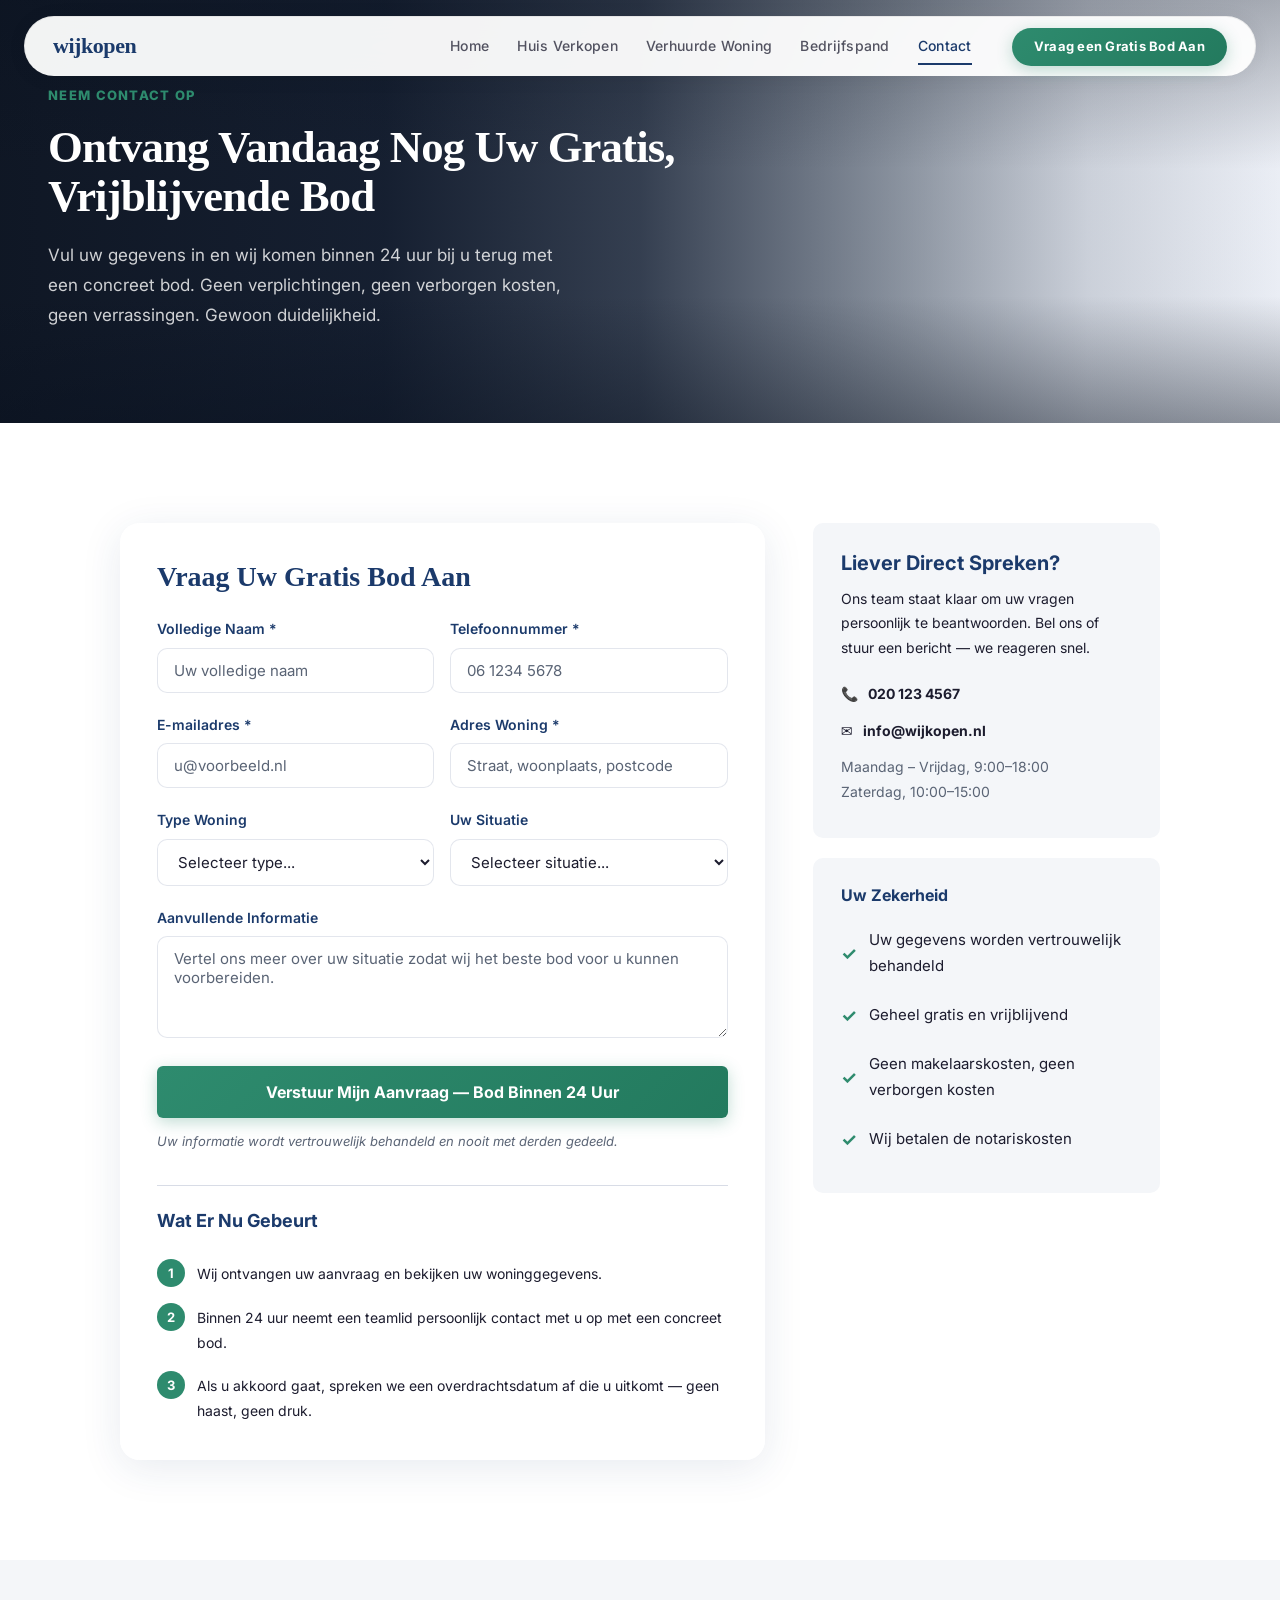
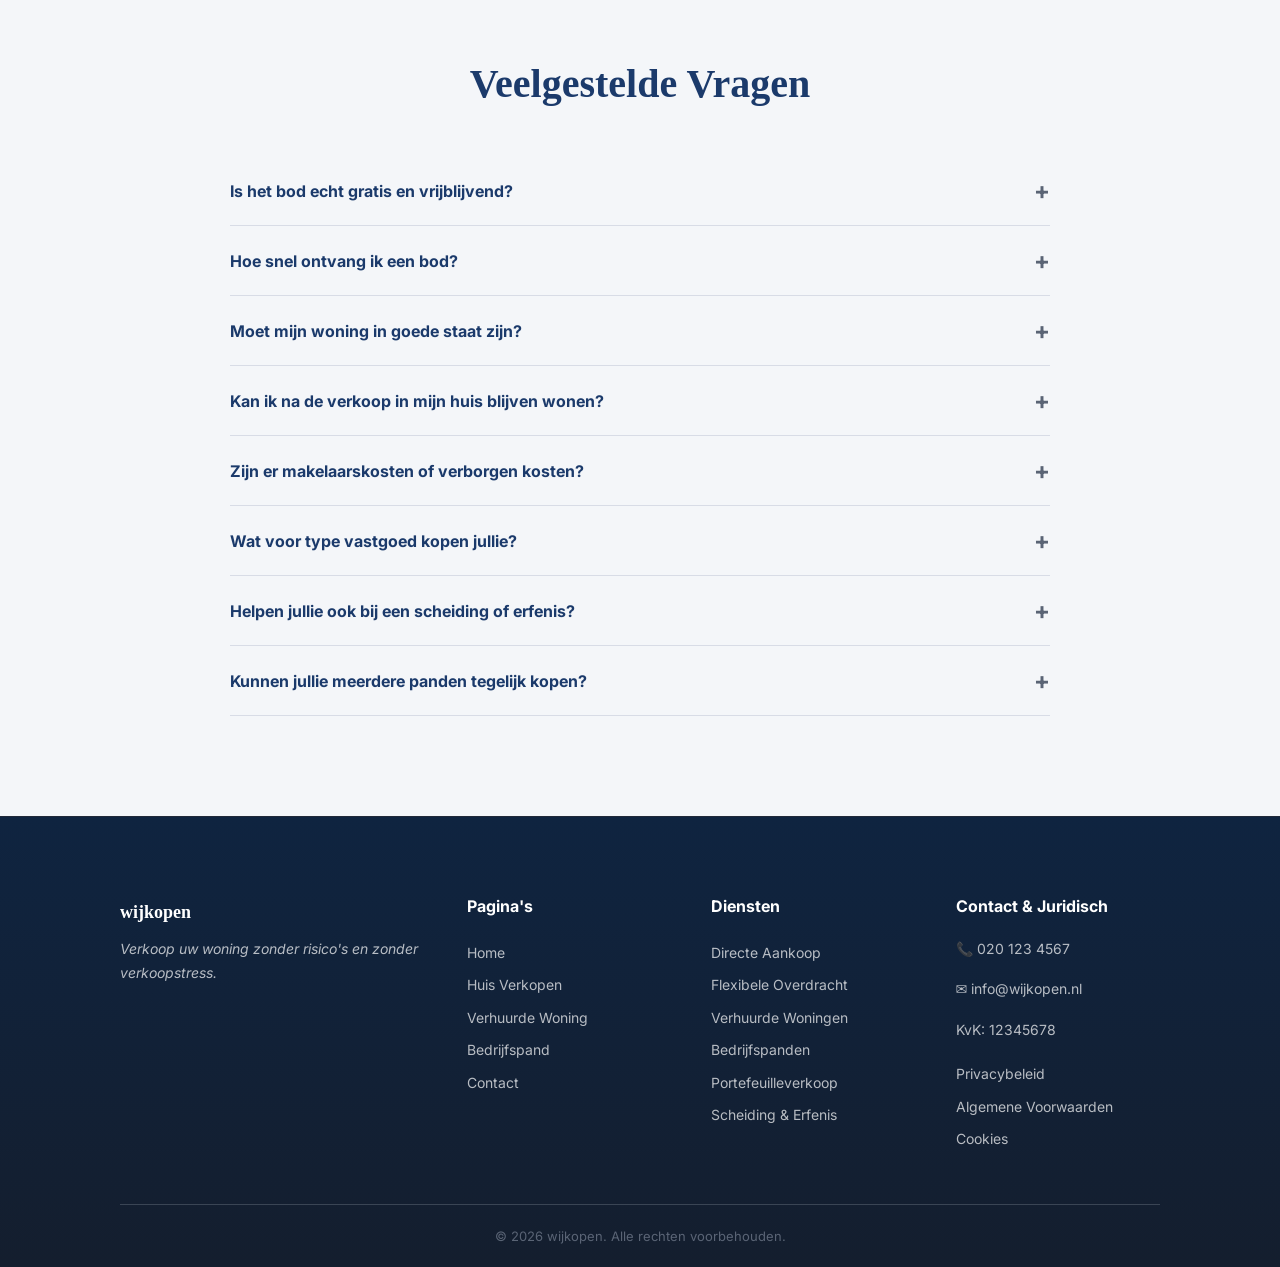
<file: contact.html>
<!DOCTYPE html>
<html lang="nl">
<head>
  <meta charset="UTF-8">
  <meta name="viewport" content="width=device-width, initial-scale=1.0">
  <meta name="description" content="Neem contact op met wijkopen — Vraag binnen 24 uur een gratis, vrijblijvend bod op uw woning aan.">
  <title>Contact — wijkopen</title>
  <link href="https://fonts.googleapis.com/css2?family=Inter:wght@400;500;600;700&display=swap" rel="stylesheet">
  <link rel="stylesheet" href="css/styles.css">
  <link rel="stylesheet" href="css/modern.css">
</head>
<body>

  <!-- ════ NAVIGATION ════ -->
  <nav class="nav" id="main-nav">
    <div class="container">
      <a href="index.html" class="nav__logo">wijkopen</a>
      <button class="hamburger" id="hamburger" aria-label="Menu wisselen">
        <span></span><span></span><span></span>
      </button>
      <div class="nav__links" id="nav-links">
        <a href="index.html">Home</a>
        <a href="sell-your-house.html">Huis Verkopen</a>
        <a href="rented-property.html">Verhuurde Woning</a>
        <a href="commercial-property.html">Bedrijfspand</a>
        <a href="contact.html">Contact</a>
        <span class="nav__cta">
          <a href="contact.html" class="btn btn-primary">Vraag een Gratis Bod Aan</a>
        </span>
      </div>
    </div>
  </nav>

  <!-- ════ PAGE HERO ════ -->
  <section class="hero hero--short hero--center" style="background-image:url('https://images.unsplash.com/photo-1582407947092-50b8c3a8a3e1?auto=format&fit=crop&w=1920&q=80');">
    <div class="hero__overlay"></div>
    <div class="container">
      <div class="hero__content">
        <p class="eyebrow">Neem Contact Op</p>
        <h1>Ontvang Vandaag Nog Uw Gratis, Vrijblijvende Bod</h1>
        <p>Vul uw gegevens in en wij komen binnen 24 uur bij u terug met een concreet bod. Geen verplichtingen, geen verborgen kosten, geen verrassingen. Gewoon duidelijkheid.</p>
      </div>
    </div>
  </section>

  <!-- ════ CONTACT FORM ════ -->
  <section class="section section--white" id="contact-form">
    <div class="container">
      <div class="two-col two-col--65-35 fade-in">
        <!-- Form -->
        <div>
          <div class="form-card">
            <h2 style="font-size:28px; margin-bottom:24px;">Vraag Uw Gratis Bod Aan</h2>
            <form data-redirect="success.html" id="contact-main-form">
              <div class="two-col" style="gap:16px;">
                <div class="form-group">
                  <label for="c-name">Volledige Naam *</label>
                  <input type="text" id="c-name" name="name" required placeholder="Uw volledige naam">
                </div>
                <div class="form-group">
                  <label for="c-phone">Telefoonnummer *</label>
                  <input type="tel" id="c-phone" name="phone" required placeholder="06 1234 5678">
                </div>
              </div>
              <div class="two-col" style="gap:16px;">
                <div class="form-group">
                  <label for="c-email">E-mailadres *</label>
                  <input type="email" id="c-email" name="email" required placeholder="u@voorbeeld.nl">
                </div>
                <div class="form-group">
                  <label for="c-address">Adres Woning *</label>
                  <input type="text" id="c-address" name="address" required placeholder="Straat, woonplaats, postcode">
                </div>
              </div>
              <div class="two-col" style="gap:16px;">
                <div class="form-group">
                  <label for="c-type">Type Woning</label>
                  <select id="c-type" name="type">
                    <option value="">Selecteer type...</option>
                    <option>Huis</option>
                    <option>Appartement</option>
                    <option>Verhuurde Woning</option>
                    <option>Bedrijfspand</option>
                    <option>Portefeuille</option>
                    <option>Anders</option>
                  </select>
                </div>
                <div class="form-group">
                  <label for="c-situation">Uw Situatie</label>
                  <select id="c-situation" name="situation">
                    <option value="">Selecteer situatie...</option>
                    <option>Standaard verkoop</option>
                    <option>Scheiding</option>
                    <option>Erfenis</option>
                    <option>Emigratie</option>
                    <option>Nieuwbouw gekocht</option>
                    <option>Kleiner wonen</option>
                    <option>Portefeuille</option>
                    <option>Anders</option>
                  </select>
                </div>
              </div>
              <div class="form-group">
                <label for="c-message">Aanvullende Informatie</label>
                <textarea id="c-message" name="message" rows="4" placeholder="Vertel ons meer over uw situatie zodat wij het beste bod voor u kunnen voorbereiden."></textarea>
              </div>
              <button type="submit" class="btn btn-primary btn-lg" style="width:100%;">Verstuur Mijn Aanvraag — Bod Binnen 24 Uur</button>
              <p class="privacy-note">Uw informatie wordt vertrouwelijk behandeld en nooit met derden gedeeld.</p>
            </form>

            <!-- What Happens Next -->
            <div class="next-steps" style="margin-top:32px; border-top:1px solid var(--color-divider); padding-top:24px;">
              <h3 style="font-size:18px; margin-bottom:12px;">Wat Er Nu Gebeurt</h3>
              <div class="next-step">
                <div class="next-step__num">1</div>
                <p class="next-step__text">Wij ontvangen uw aanvraag en bekijken uw woninggegevens.</p>
              </div>
              <div class="next-step">
                <div class="next-step__num">2</div>
                <p class="next-step__text">Binnen 24 uur neemt een teamlid persoonlijk contact met u op met een concreet bod.</p>
              </div>
              <div class="next-step">
                <div class="next-step__num">3</div>
                <p class="next-step__text">Als u akkoord gaat, spreken we een overdrachtsdatum af die u uitkomt — geen haast, geen druk.</p>
              </div>
            </div>
          </div>
        </div>

        <!-- Right Column -->
        <div>
          <div class="contact-info fade-in">
            <h3>Liever Direct Spreken?</h3>
            <p>Ons team staat klaar om uw vragen persoonlijk te beantwoorden. Bel ons of stuur een bericht — we reageren snel.</p>
            <div class="contact-info__item" style="margin-top:16px;">📞 <strong>020 123 4567</strong></div>
            <div class="contact-info__item">✉️ <strong>info@wijkopen.nl</strong></div>
            <div class="contact-info__item" style="color:var(--color-muted);">Maandag – Vrijdag, 9:00–18:00<br>Zaterdag, 10:00–15:00</div>
          </div>
          <div class="contact-info fade-in" style="margin-top:20px;">
            <h3 style="font-size:16px; margin-bottom:12px;">Uw Zekerheid</h3>
            <ul class="trust-points">
              <li>Uw gegevens worden vertrouwelijk behandeld</li>
              <li>Geheel gratis en vrijblijvend</li>
              <li>Geen makelaarskosten, geen verborgen kosten</li>
              <li>Wij betalen de notariskosten</li>
            </ul>
          </div>
        </div>
      </div>
    </div>
  </section>

  <!-- ════ FAQ ════ -->
  <section class="section section--bg" id="faq">
    <div class="container">
      <div class="section-header fade-in">
        <h2>Veelgestelde Vragen</h2>
      </div>
      <div class="faq fade-in">
        <div class="faq-item">
          <button class="faq-question">Is het bod echt gratis en vrijblijvend? <span class="faq-question__icon">+</span></button>
          <div class="faq-answer"><div class="faq-answer__content">Ja, absoluut. Wij beoordelen uw woning en doen een concreet bod, geheel kosteloos en zonder verplichtingen. U bent vrij om te accepteren of te weigeren — er is geen druk en er zijn geen verborgen kosten.</div></div>
        </div>
        <div class="faq-item">
          <button class="faq-question">Hoe snel ontvang ik een bod? <span class="faq-question__icon">+</span></button>
          <div class="faq-answer"><div class="faq-answer__content">Wij streven er altijd naar om binnen 24 uur bij u terug te komen. In de meeste gevallen is het sneller. U wordt altijd persoonlijk benaderd door een teamlid — niet door een geautomatiseerd systeem.</div></div>
        </div>
        <div class="faq-item">
          <button class="faq-question">Moet mijn woning in goede staat zijn? <span class="faq-question__icon">+</span></button>
          <div class="faq-answer"><div class="faq-answer__content">Nee. Wij kopen woningen in elke staat — opknappers, achterstallig onderhoud, brandschade, gedateerde interieurs, vervuiling. U hoeft niet te renoveren of op te ruimen voordat u verkoopt.</div></div>
        </div>
        <div class="faq-item">
          <button class="faq-question">Kan ik na de verkoop in mijn huis blijven wonen? <span class="faq-question__icon">+</span></button>
          <div class="faq-answer"><div class="faq-answer__content">Ja. U kunt na de verkoop nog tot twee jaar in uw woning blijven wonen terwijl u een nieuwe plek zoekt. Vindt u sneller iets, dan verplaatsen we de overdrachtsdatum naar voren. U wordt nooit opgejaagd.</div></div>
        </div>
        <div class="faq-item">
          <button class="faq-question">Zijn er makelaarskosten of verborgen kosten? <span class="faq-question__icon">+</span></button>
          <div class="faq-answer"><div class="faq-answer__content">Nee. Er zijn geen makelaarskosten. Wij betalen ook de notariskosten. Het bod dat u krijgt, is het bedrag dat u daadwerkelijk ontvangt — geen inhoudingen, geen verrassingen.</div></div>
        </div>
        <div class="faq-item">
          <button class="faq-question">Wat voor type vastgoed kopen jullie? <span class="faq-question__icon">+</span></button>
          <div class="faq-answer"><div class="faq-answer__content">Alle types: huizen, appartementen, opknappers, geërfde woningen, verhuurde woningen, bedrijfspanden, en portefeuilles van meerdere panden. Elke situatie, elke staat.</div></div>
        </div>
        <div class="faq-item">
          <button class="faq-question">Helpen jullie ook bij een scheiding of erfenis? <span class="faq-question__icon">+</span></button>
          <div class="faq-answer"><div class="faq-answer__content">Ja — dit zijn situaties waar we dagelijks mee te maken hebben. Bij een scheiding ontvangt elke partij een eerlijk deel en alles wordt via de notaris geregeld. Bij een erfenis kopen we de woning 'as is', zodat de erfenis snel verdeeld kan worden zonder kosten vooraf voor renovatie.</div></div>
        </div>
        <div class="faq-item">
          <button class="faq-question">Kunnen jullie meerdere panden tegelijk kopen? <span class="faq-question__icon">+</span></button>
          <div class="faq-answer"><div class="faq-answer__content">Ja. Wij kopen hele portefeuilles — van drie tot dertig of meer panden — in één transactie. Eén deal, één aanspreekpunt. Veel sneller dan het verkopen van pand voor pand via verschillende makelaars.</div></div>
        </div>
      </div>
    </div>
  </section>

  <!-- ════ FOOTER ════ -->
  <footer class="footer" id="footer">
    <div class="container">
      <div class="footer__grid">
        <div class="footer__col">
          <div class="footer__logo">wijkopen</div>
          <p class="footer__tagline">Verkoop uw woning zonder risico's en zonder verkoopstress.</p>
        </div>
        <div class="footer__col">
          <h4>Pagina's</h4>
          <a href="index.html">Home</a>
          <a href="sell-your-house.html">Huis Verkopen</a>
          <a href="rented-property.html">Verhuurde Woning</a>
          <a href="commercial-property.html">Bedrijfspand</a>
          <a href="contact.html">Contact</a>
        </div>
        <div class="footer__col">
          <h4>Diensten</h4>
          <a href="sell-your-house.html">Directe Aankoop</a>
          <a href="sell-your-house.html#flexible-transfer">Flexibele Overdracht</a>
          <a href="rented-property.html">Verhuurde Woningen</a>
          <a href="commercial-property.html">Bedrijfspanden</a>
          <a href="contact.html">Portefeuilleverkoop</a>
          <a href="sell-your-house.html#complex-situations">Scheiding & Erfenis</a>
        </div>
        <div class="footer__col">
          <h4>Contact & Juridisch</h4>
          <p>📞 020 123 4567</p>
          <p>✉️ info@wijkopen.nl</p>
          <p>KvK: 12345678</p>
          <a href="#">Privacybeleid</a>
          <a href="#">Algemene Voorwaarden</a>
          <a href="#">Cookies</a>
        </div>
      </div>
      <div class="footer__bottom">© 2026 wijkopen. Alle rechten voorbehouden.</div>
    </div>
  </footer>

  <script src="js/main.js"></script>
</body>
</html>
</file>
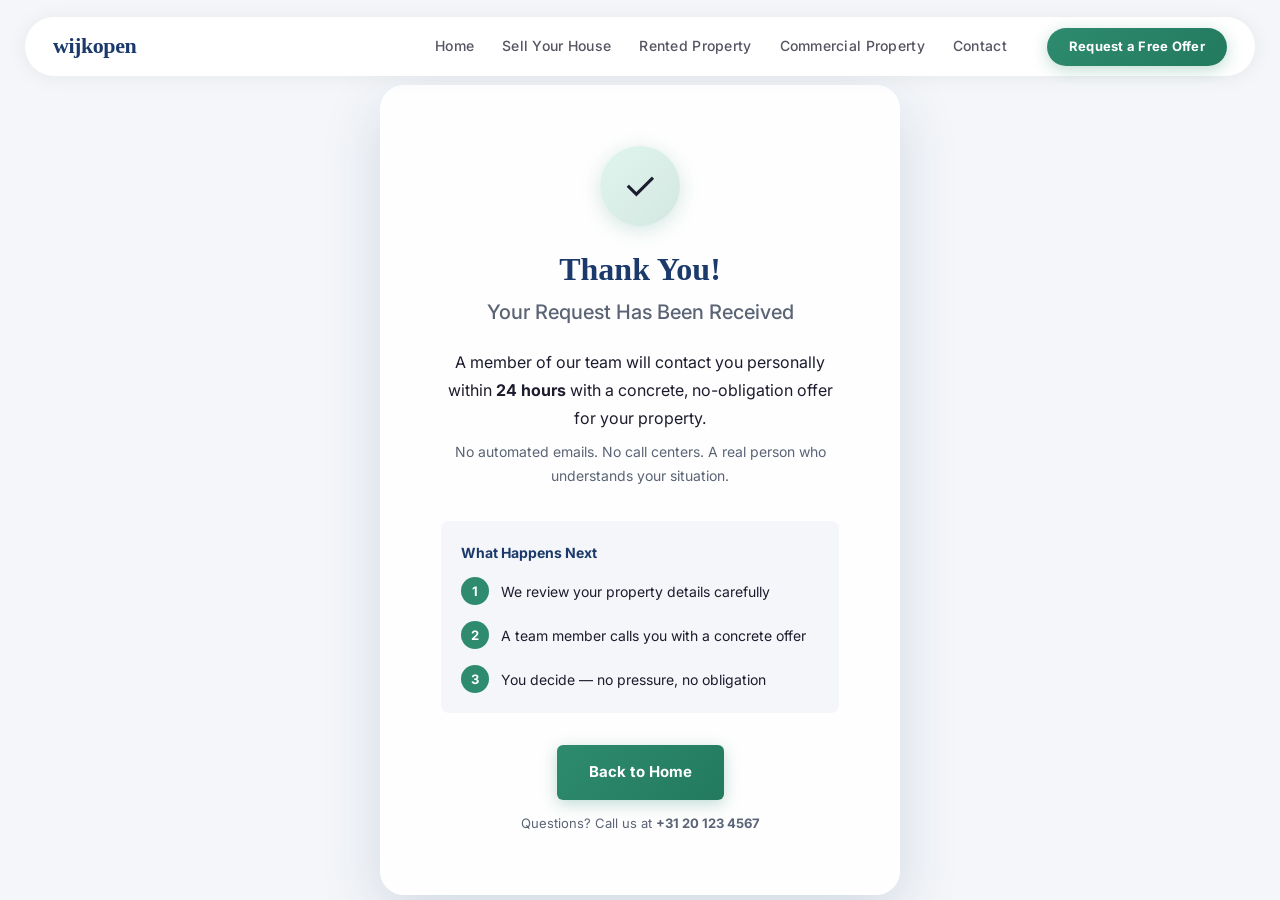
<file: success.html>
<!DOCTYPE html>
<html lang="en">
<head>
  <meta charset="UTF-8">
  <meta name="viewport" content="width=device-width, initial-scale=1.0">
  <meta name="description" content="Thank you — your request has been received. wijkopen will contact you within 24 hours.">
  <title>Request Received — wijkopen</title>
  <link href="https://fonts.googleapis.com/css2?family=Inter:wght@400;500;600;700&display=swap" rel="stylesheet">
  <link rel="stylesheet" href="css/styles.css">
  <link rel="stylesheet" href="css/modern.css">
</head>
<body>

  <!-- ════ NAVIGATION ════ -->
  <nav class="nav" id="main-nav">
    <div class="container">
      <a href="index.html" class="nav__logo">wijkopen</a>
      <button class="hamburger" id="hamburger" aria-label="Toggle menu">
        <span></span><span></span><span></span>
      </button>
      <div class="nav__links" id="nav-links">
        <a href="index.html">Home</a>
        <a href="sell-your-house.html">Sell Your House</a>
        <a href="rented-property.html">Rented Property</a>
        <a href="commercial-property.html">Commercial Property</a>
        <a href="contact.html">Contact</a>
        <span class="nav__cta"><a href="contact.html" class="btn btn-primary">Request a Free Offer</a></span>
      </div>
    </div>
  </nav>

  <!-- ════ SUCCESS CONTENT ════ -->
  <section class="success-page">
    <div class="success-card">
      <div class="success-check">✓</div>
      <h1 style="font-size:32px; margin-bottom:12px;">Thank You!</h1>
      <h2 style="font-size:20px; color:var(--color-muted); font-family:var(--font-body); font-weight:500; margin-bottom:24px;">Your Request Has Been Received</h2>
      <p style="font-size:16px; color:var(--color-text); margin-bottom:8px;">A member of our team will contact you personally within <strong>24 hours</strong> with a concrete, no-obligation offer for your property.</p>
      <p style="font-size:14px; color:var(--color-muted); margin-bottom:32px;">No automated emails. No call centers. A real person who understands your situation.</p>
      
      <div style="background:var(--color-bg); border-radius:8px; padding:20px; margin-bottom:32px; text-align:left;">
        <p style="font-weight:700; font-size:14px; color:var(--color-navy); margin-bottom:12px;">What Happens Next</p>
        <div class="next-steps" style="margin-top:0;">
          <div class="next-step">
            <div class="next-step__num">1</div>
            <p class="next-step__text">We review your property details carefully</p>
          </div>
          <div class="next-step">
            <div class="next-step__num">2</div>
            <p class="next-step__text">A team member calls you with a concrete offer</p>
          </div>
          <div class="next-step">
            <div class="next-step__num">3</div>
            <p class="next-step__text">You decide — no pressure, no obligation</p>
          </div>
        </div>
      </div>

      <a href="index.html" class="btn btn-primary" style="margin-bottom:12px;">Back to Home</a>
      <p style="font-size:13px; color:var(--color-muted);">Questions? Call us at <strong>+31 20 123 4567</strong></p>
    </div>
  </section>

  <script src="js/main.js"></script>
</body>
</html>
</file>
<file: css/styles.css>
/* ========================================
   ZEKER HOEVEN VASTGOED — Design System
   ======================================== */

:root {
  --color-navy: #1B3A6B;
  --color-navy-deep: #0F2440;
  --color-navy-card: #264E80;
  --color-green: #2E8B6E;
  --color-green-hover: #237A5E;
  --color-green-active: #1A6349;
  --color-green-light: #DFF5EC;
  --color-bg: #F4F6F9;
  --color-bg-alt: #EEF1F5;
  --color-white: #FFFFFF;
  --color-text: #1C1C2E;
  --color-muted: #5A6475;
  --color-divider: #D8DCE6;
  --font-display: Georgia, 'Times New Roman', serif;
  --font-body: 'Inter', Calibri, 'Segoe UI', system-ui, sans-serif;
  --max-width: 1200px;
  --nav-height: 72px;
  --section-py: 100px;
  --card-radius: 10px;
  --btn-radius: 6px;
}

/* Reset */
*, *::before, *::after { margin:0; padding:0; box-sizing:border-box; }
html { scroll-behavior:smooth; scroll-padding-top:var(--nav-height); }
body {
  font-family: var(--font-body);
  font-size: 16px;
  line-height: 1.75;
  color: var(--color-text);
  background: var(--color-bg);
  -webkit-font-smoothing: antialiased;
}
img { max-width:100%; height:auto; display:block; }
a { color:inherit; text-decoration:none; }
ul,ol { list-style:none; }
button { font-family:inherit; cursor:pointer; border:none; }

/* Typography */
h1,h2,h3,h4 { font-family:var(--font-display); font-weight:700; color:var(--color-navy); line-height:1.2; }
h1 { font-size:60px; }
h2 { font-size:40px; margin-bottom:20px; }
h3 { font-family:var(--font-body); font-size:24px; font-weight:700; }
p { margin-bottom:16px; }
p:last-child { margin-bottom:0; }
.eyebrow {
  font-weight:700; font-size:13px; letter-spacing:0.08em;
  text-transform:uppercase; color:var(--color-green); margin-bottom:16px;
  font-family:var(--font-body);
}
.text-muted { color:var(--color-muted); }

/* Layout */
.container { max-width:var(--max-width); margin:0 auto; padding:0 80px; }
.section { padding:var(--section-py) 0; }
.section--white { background:var(--color-white); }
.section--bg { background:var(--color-bg); }
.section--bg-alt { background:var(--color-bg-alt); }
.section--navy { background:var(--color-navy); }
.section--navy-deep { background:var(--color-navy-deep); }
.section--navy h2, .section--navy p, .section--navy li,
.section--navy-deep h2, .section--navy-deep p, .section--navy-deep li { color:#fff; }
.section--navy h2, .section--navy-deep h2 { color:#fff; }
.two-col { display:grid; grid-template-columns:1fr 1fr; gap:48px; align-items:start; }
.two-col--60-40 { grid-template-columns:3fr 2fr; }
.two-col--40-60 { grid-template-columns:2fr 3fr; }
.two-col--65-35 { grid-template-columns:65fr 35fr; }
.text-center { text-align:center; }

/* Buttons */
.btn {
  display:inline-flex; align-items:center; justify-content:center;
  font-family:var(--font-body); font-weight:700; font-size:15px;
  padding:14px 32px; border-radius:var(--btn-radius);
  min-height:48px; transition:all 0.2s ease; text-decoration:none;
}
.btn-primary {
  background:var(--color-green); color:#fff; border:2px solid var(--color-green);
}
.btn-primary:hover { background:var(--color-green-hover); border-color:var(--color-green-hover); }
.btn-primary:active { background:var(--color-green-active); transform:scale(0.98); }
.btn-secondary {
  background:transparent; color:var(--color-navy); border:2px solid var(--color-navy);
}
.btn-secondary:hover { background:var(--color-navy); color:#fff; }
.btn-secondary--white { color:#fff; border-color:#fff; }
.btn-secondary--white:hover { background:#fff; color:var(--color-navy); }
.btn-lg { min-height:52px; padding:16px 40px; font-size:16px; }
.btn-glow { box-shadow:0 0 40px rgba(74,124,111,0.3); }

/* Navigation */
.nav {
  position:fixed; top:0; left:0; right:0; z-index:1000;
  background:var(--color-navy); height:var(--nav-height);
  transition:box-shadow 0.3s ease;
}
.nav--scrolled { box-shadow:0 2px 12px rgba(0,0,0,0.15); }
.nav .container {
  display:flex; align-items:center; justify-content:space-between; height:100%;
}
.nav__logo {
  font-family:var(--font-display); font-size:20px; font-weight:700; color:#fff;
  white-space:nowrap;
}
.nav__links { display:flex; align-items:center; gap:28px; }
.nav__links a {
  color:#fff; font-size:14px; letter-spacing:0.02em;
  position:relative; padding:4px 0; transition:color 0.15s;
}
.nav__links a::after {
  content:''; position:absolute; bottom:0; left:0; width:0; height:2px;
  background:var(--color-green); transition:width 0.15s;
}
.nav__links a:hover::after, .nav__links a.active::after { width:100%; }
.nav__cta { margin-left:12px; }
.nav__cta .btn { height:42px; padding:10px 24px; font-size:14px; }
.hamburger {
  display:none; flex-direction:column; gap:5px; background:none;
  border:none; cursor:pointer; padding:8px;
}
.hamburger span { display:block; width:24px; height:2px; background:#fff; transition:0.3s; }
.hamburger.active span:nth-child(1) { transform:rotate(45deg) translate(5px,5px); }
.hamburger.active span:nth-child(2) { opacity:0; }
.hamburger.active span:nth-child(3) { transform:rotate(-45deg) translate(5px,-5px); }

/* Hero */
.hero {
  position:relative; min-height:100vh; display:flex; align-items:center;
  background-size:cover; background-position:center; background-repeat:no-repeat;
  margin-top:var(--nav-height);
}
.hero--short { min-height:340px; }
.hero__overlay {
  position:absolute; inset:0; background:var(--color-navy); opacity:0.55;
}
.hero__content { position:relative; z-index:1; max-width:680px; }
.hero__content h1 { color:#fff; margin-bottom:24px; }
.hero__content p { color:#fff; font-size:20px; margin-bottom:32px; max-width:600px; }
.hero__content .eyebrow { color:var(--color-green); }
.hero__actions { display:flex; gap:16px; align-items:center; flex-wrap:wrap; }
.hero__scroll-link { color:#fff; font-size:15px; opacity:0.85; transition:opacity 0.2s; }
.hero__scroll-link:hover { opacity:1; }
.hero--center .hero__content { max-width:700px; margin:0 auto; text-align:center; }
.hero--center .hero__content p { margin-left:auto; margin-right:auto; }

/* Trust Strip */
.trust-strip {
  position:relative; z-index:1; margin-top:48px;
  background:rgba(44,62,93,0.8); border-radius:8px; padding:16px 24px;
  display:flex; gap:32px; flex-wrap:wrap; justify-content:center;
}
.trust-strip__item { display:flex; align-items:center; gap:8px; color:#fff; font-size:14px; white-space:nowrap; }
.trust-strip__check { color:var(--color-green); font-weight:700; font-size:18px; }

/* Cards */
.card {
  background:var(--color-white); border:1px solid var(--color-divider);
  border-radius:var(--card-radius); padding:32px;
  transition:transform 0.25s ease, box-shadow 0.25s ease, border-color 0.25s ease;
}
.card:hover {
  transform:translateY(-4px);
  box-shadow:0 8px 24px rgba(44,62,93,0.12);
}
.card__icon { font-size:32px; margin-bottom:16px; }
.card__title { font-family:var(--font-display); font-size:20px; font-weight:700; color:var(--color-navy); margin-bottom:12px; }
.card__body { font-size:15px; color:var(--color-text); margin-bottom:16px; }
.card__link {
  color:var(--color-green); font-weight:700; font-size:15px;
  transition:color 0.15s;
}
.card__link:hover { color:var(--color-green-hover); text-decoration:underline; }
.card:hover { border-left:3px solid var(--color-green); }

/* Service cards grid */
.services-grid {
  display:grid; grid-template-columns:repeat(3,1fr); gap:var(--grid-gap,28px);
}
.services-grid .card:nth-child(4),
.services-grid .card:nth-child(5) {
  /* Center the bottom 2 cards */
}
.services-grid-bottom { display:grid; grid-template-columns:repeat(2,1fr); gap:28px; max-width:780px; margin:28px auto 0; }

/* Pull Quote Card */
.pull-quote {
  background:var(--color-bg-alt); border-left:4px solid var(--color-green);
  padding:32px; border-radius:0 var(--card-radius) var(--card-radius) 0;
}
.pull-quote__text {
  font-family:var(--font-display); font-style:italic; font-size:22px;
  color:var(--color-navy); line-height:1.5;
}
.pull-quote--navy {
  background:var(--color-navy); border-left-color:var(--color-green);
}
.pull-quote--navy .pull-quote__text { color:#fff; }

/* Stats */
.stat-card { display:flex; flex-direction:column; gap:16px; }
.stat-item { display:flex; align-items:center; gap:12px; font-weight:600; font-size:15px; }
.stat-icon { color:var(--color-green); font-size:20px; }

/* Timeline */
.timeline { display:flex; align-items:flex-start; gap:0; position:relative; }
.timeline__step { flex:1; text-align:center; position:relative; padding:0 16px; }
.timeline__number {
  width:44px; height:44px; border-radius:50%; background:var(--color-green);
  color:#fff; font-weight:700; font-size:18px;
  display:flex; align-items:center; justify-content:center;
  margin:0 auto 16px;position:relative; z-index:2;
}
.timeline__label { font-weight:700; font-size:16px; margin-bottom:8px; }
.timeline__desc { font-size:14px; opacity:0.85; }
.timeline__line {
  position:absolute; top:22px; left:calc(50% + 22px); right:calc(-50% + 22px);
  height:2px; border-top:2px dashed rgba(74,124,111,0.5); z-index:1;
}
.timeline__step:last-child .timeline__line { display:none; }

/* Testimonials */
.testimonials-grid { display:grid; grid-template-columns:1fr 1fr; gap:28px; }
.testimonial {
  background:var(--color-navy); border-radius:var(--card-radius); padding:32px;
  position:relative;
}
.testimonial__quote-mark {
  font-family:var(--font-display); font-size:72px; color:rgba(74,124,111,0.4);
  position:absolute; top:16px; left:24px; line-height:1;
}
.testimonial__text { color:#fff; font-size:15px; line-height:1.75; margin-bottom:16px; position:relative; z-index:1; }
.testimonial__author { color:var(--color-green); font-size:13px; font-style:italic; }

/* Situation Tiles */
.tiles-grid { display:grid; grid-template-columns:repeat(5,1fr); gap:16px; }
.tile {
  background:var(--color-white); border:1px solid var(--color-divider);
  border-radius:var(--card-radius); padding:20px; text-align:center;
  transition:background 0.2s, border-color 0.2s;
}
.tile:hover { background:var(--color-green-light); border-color:var(--color-green); }
.tile__icon { font-size:28px; margin-bottom:8px; }
.tile__text { font-size:14px; font-weight:700; color:var(--color-navy); }

/* Divorce/Inheritance Split */
.split-section { display:grid; grid-template-columns:1fr auto 1fr; gap:40px; }
.split-divider { width:2px; background:var(--color-green); border-radius:1px; }

/* Forms */
.form-card {
  background:var(--color-white); border:1px solid var(--color-divider);
  border-radius:var(--card-radius); padding:36px;
  box-shadow:0 4px 20px rgba(44,62,93,0.08);
}
.form-group { margin-bottom:20px; }
.form-group label {
  display:block; font-weight:600; font-size:14px; color:var(--color-navy);
  margin-bottom:6px;
}
.form-group input, .form-group select, .form-group textarea {
  width:100%; padding:12px 16px; border:1px solid var(--color-divider);
  border-radius:5px; font-family:var(--font-body); font-size:15px;
  color:var(--color-text); transition:border-color 0.2s, box-shadow 0.2s;
  background:var(--color-white);
}
.form-group input:focus, .form-group select:focus, .form-group textarea:focus {
  outline:none; border-color:var(--color-green);
  box-shadow:0 0 0 3px rgba(74,124,111,0.15);
}
.form-group textarea { resize:vertical; min-height:100px; }
.form-group input::placeholder, .form-group textarea::placeholder { color:var(--color-muted); }

/* Trust Points */
.trust-points { list-style:none; }
.trust-points li {
  display:flex; align-items:center; gap:12px; font-size:15px;
  padding:10px 0; color:var(--color-text);
}
.trust-points li::before { content:'✓'; color:var(--color-green); font-weight:700; font-size:18px; }
.trust-points--white li { color:#fff; }
.trust-card {
  background:var(--color-navy); border-radius:var(--card-radius); padding:36px;
}
.trust-card h3, .trust-card p { color:#fff; }

/* Benefits Checklist */
.benefits-grid { display:grid; grid-template-columns:1fr 1fr; gap:12px 48px; }
.benefit-item { display:flex; align-items:flex-start; gap:12px; padding:8px 0; }
.benefit-check { color:var(--color-green); font-weight:700; font-size:18px; flex-shrink:0; margin-top:2px; }

/* FAQ */
.faq { max-width:820px; margin:0 auto; }
.faq-item { border-bottom:1px solid var(--color-divider); }
.faq-question {
  width:100%; display:flex; justify-content:space-between; align-items:center;
  padding:20px 0; background:none; border:none; cursor:pointer;
  font-family:var(--font-body); font-weight:700; font-size:16px;
  color:var(--color-navy); text-align:left;
}
.faq-question__icon {
  font-size:24px; color:var(--color-muted); transition:transform 0.3s;
  flex-shrink:0; margin-left:16px;
}
.faq-item.active .faq-question__icon { transform:rotate(45deg); }
.faq-answer {
  max-height:0; overflow:hidden; transition:max-height 0.3s ease, padding 0.3s ease;
}
.faq-item.active .faq-answer { max-height:500px; }
.faq-answer__content { padding:0 0 20px; font-size:15px; color:var(--color-text); line-height:1.75; }

/* Comparison Table */
.compare-table { width:100%; border-collapse:collapse; border:1px solid var(--color-divider); border-radius:8px; overflow:hidden; }
.compare-table th { background:var(--color-navy); color:#fff; padding:14px 20px; text-align:left; font-size:14px; }
.compare-table td { padding:12px 20px; border-bottom:1px solid var(--color-divider); font-size:14px; }
.compare-table tr:last-child td { border-bottom:none; }
.compare-table .label-col { font-weight:600; color:var(--color-navy); background:var(--color-bg); }
.icon-no { color:#999; }
.icon-yes { color:var(--color-green); font-weight:700; }

/* Situations Grid */
.situations-grid { display:grid; grid-template-columns:1fr 1fr; gap:24px; }
.situation-card {
  display:flex; align-items:flex-start; gap:16px; padding:24px;
  background:var(--color-white); border-radius:8px;
  border-left:3px solid transparent; transition:border-color 0.2s;
}
.situation-card:hover { border-left-color:var(--color-green); }
.situation-icon { font-size:24px; flex-shrink:0; margin-top:2px; }
.situation-title { font-weight:700; color:var(--color-navy); margin-bottom:4px; }
.situation-desc { font-size:14px; color:var(--color-muted); }

/* Situation List (vertical) */
.situation-list .situation-card {
  border:none; border-left:3px solid var(--color-divider); border-radius:0;
}
.situation-list .situation-card:hover { border-left-color:var(--color-green); }

/* CTA Band */
.cta-band {
  background:var(--color-navy-deep); padding:96px 0; text-align:center;
}
.cta-band h2 { color:#fff; margin-bottom:16px; }
.cta-band p { color:rgba(255,255,255,0.85); max-width:640px; margin:0 auto 32px; font-size:17px; }
.cta-band .btn-primary { box-shadow:0 0 48px rgba(74,124,111,0.25); }
.cta-band__sub { margin-top:16px; color:rgba(255,255,255,0.65); font-size:14px; }

/* Footer */
.footer { background:var(--color-navy-deep); padding:80px 0 0; }
.footer__grid { display:grid; grid-template-columns:1.5fr 1fr 1fr 1fr; gap:40px; }
.footer__col h4 { color:#fff; font-family:var(--font-body); font-size:16px; font-weight:700; margin-bottom:20px; }
.footer__col a, .footer__col p, .footer__col li { color:rgba(255,255,255,0.7); font-size:14px; }
.footer__col a { display:block; padding:4px 0; transition:color 0.15s; }
.footer__col a:hover { color:var(--color-green); }
.footer__tagline { font-style:italic; color:rgba(255,255,255,0.6); font-size:14px; margin-top:8px; }
.footer__logo { font-family:var(--font-display); font-size:18px; color:#fff; font-weight:700; margin-bottom:8px; }
.footer__bottom {
  margin-top:48px; padding:20px 0; border-top:1px solid rgba(216,220,230,0.2);
  text-align:center; color:var(--color-muted); font-size:13px;
}

/* What Happens Next */
.next-steps { display:flex; flex-direction:column; gap:16px; margin-top:24px; }
.next-step { display:flex; align-items:flex-start; gap:12px; }
.next-step__num {
  width:28px; height:28px; border-radius:50%; background:var(--color-green);
  color:#fff; font-size:13px; font-weight:700;
  display:flex; align-items:center; justify-content:center; flex-shrink:0;
}
.next-step__text { font-size:14px; padding-top:3px; }

/* Contact Info */
.contact-info { background:var(--color-bg); border-radius:var(--card-radius); padding:28px; }
.contact-info h3 { margin-bottom:12px; font-size:20px; }
.contact-info p { font-size:14px; }
.contact-info__item { display:flex; align-items:center; gap:10px; padding:6px 0; font-size:14px; }

/* Success Page */
.success-page {
  min-height:100vh; display:flex; align-items:center; justify-content:center;
  background:var(--color-bg); padding-top:80px;
}
.success-card {
  background:var(--color-white); border-radius:16px; padding:60px;
  text-align:center; max-width:520px; width:100%;
  box-shadow:0 8px 40px rgba(44,62,93,0.12);
}
.success-check {
  width:80px; height:80px; border-radius:50%; background:var(--color-green-light);
  display:flex; align-items:center; justify-content:center;
  margin:0 auto 24px; font-size:40px;
  animation:successPop 0.5s ease;
}
@keyframes successPop {
  0% { transform:scale(0); opacity:0; }
  60% { transform:scale(1.15); }
  100% { transform:scale(1); opacity:1; }
}

/* Who-for grid */
.who-grid { display:grid; grid-template-columns:1fr 1fr; gap:28px; }
.who-card {
  background:var(--color-white); border-top:3px solid var(--color-green);
  border-radius:var(--card-radius); padding:28px;
  transition:transform 0.25s, box-shadow 0.25s;
}
.who-card:hover {
  transform:translateY(-4px);
  box-shadow:0 8px 24px rgba(44,62,93,0.12);
}
.who-card__icon { font-size:28px; margin-bottom:12px; }
.who-card__title { font-family:var(--font-display); font-size:20px; font-weight:700; color:var(--color-navy); margin-bottom:12px; }

/* Scroll Animations */
.fade-in { opacity:0; transform:translateY(24px); transition:opacity 0.6s ease, transform 0.6s ease; }
.fade-in.visible { opacity:1; transform:translateY(0); }

/* Privacy Note */
.privacy-note { font-size:13px; color:var(--color-muted); margin-top:12px; font-style:italic; }

/* Section Heading */
.section-header { text-align:center; max-width:700px; margin:0 auto 48px; }
.section-header p { color:var(--color-muted); font-size:17px; margin-top:8px; }
.section-header--white h2, .section-header--white p { color:#fff; }
.section-header--white p { color:rgba(255,255,255,0.8); }

/* Responsive */
@media (max-width:1024px) {
  .container { padding:0 40px; }
  h1 { font-size:44px; }
  h2 { font-size:34px; }
  .services-grid { grid-template-columns:1fr 1fr; }
  .services-grid-bottom { grid-template-columns:1fr; }
  .tiles-grid { grid-template-columns:repeat(3,1fr); }
  .footer__grid { grid-template-columns:1fr 1fr; gap:32px; }
  .testimonials-grid { grid-template-columns:1fr; }
}

@media (max-width:768px) {
  :root { --nav-height:60px; --section-py:64px; }
  .container { padding:0 20px; }
  h1 { font-size:36px; }
  h2 { font-size:28px; }
  h3 { font-size:20px; }
  .hero__content p { font-size:17px; }
  .two-col, .two-col--60-40, .two-col--40-60, .two-col--65-35 { grid-template-columns:1fr; gap:32px; }
  .split-section { grid-template-columns:1fr; gap:32px; }
  .split-divider { width:100%; height:2px; }
  .services-grid { grid-template-columns:1fr; }
  .services-grid-bottom { grid-template-columns:1fr; }
  .timeline { flex-direction:column; gap:32px; }
  .timeline__line { display:none; }
  .timeline__step { text-align:left; display:flex; gap:16px; padding:0; }
  .timeline__number { margin:0; flex-shrink:0; }
  .tiles-grid { grid-template-columns:1fr 1fr; }
  .trust-strip { flex-direction:column; gap:12px; align-items:flex-start; }
  .benefits-grid { grid-template-columns:1fr; }
  .situations-grid { grid-template-columns:1fr; }
  .who-grid { grid-template-columns:1fr; }
  .footer__grid { grid-template-columns:1fr; gap:24px; }
  .btn-lg { width:100%; }
  .hero__actions { flex-direction:column; align-items:stretch; }
  /* Mobile Nav */
  .nav__links {
    position:fixed; top:var(--nav-height); left:0; right:0;
    background:var(--color-navy-deep); flex-direction:column;
    padding:20px; gap:0; transform:translateY(-120%);
    transition:transform 0.3s ease; box-shadow:0 4px 12px rgba(0,0,0,0.2);
  }
  .nav__links.open { transform:translateY(0); }
  .nav__links a { padding:12px 0; width:100%; border-bottom:1px solid rgba(255,255,255,0.1); }
  .nav__cta { margin-left:0; margin-top:8px; }
  .nav__cta .btn { width:100%; }
  .hamburger { display:flex; }
}
</file>
<file: css/modern.css>
/* ═══ MODERN GLASSMORPHISM OVERRIDES ═══ */

/* Smooth global feel */
body { background: linear-gradient(135deg, #f0f2f7 0%, #e8ecf4 50%, #f4f6f9 100%); }

/* ═══ FLOATING PILL NAVBAR ═══ */
.nav {
  position: fixed;
  top: 16px;
  left: 50%;
  transform: translateX(-50%);
  width: calc(100% - 48px);
  max-width: 1240px;
  height: 60px;
  background: rgba(255, 255, 255, 0.95);
  backdrop-filter: blur(20px);
  -webkit-backdrop-filter: blur(20px);
  border-radius: 100px;
  border: 1px solid rgba(0, 0, 0, 0.06);
  box-shadow: 0 2px 20px rgba(0, 0, 0, 0.06);
  z-index: 1000;
  transition: box-shadow 0.3s ease, background 0.3s ease;
  padding: 0 8px;
  border-bottom: none;
}
.nav--scrolled {
  background: rgba(255, 255, 255, 0.98);
  box-shadow: 0 4px 30px rgba(0, 0, 0, 0.1);
}
.nav .container {
  padding: 0 20px;
  max-width: 100%;
}
/* Logo — dark navy */
.nav__logo {
  color: var(--color-navy) !important;
  font-size: 22px;
  font-weight: 800;
  letter-spacing: -0.02em;
}
/* Nav links — dark text */
.nav__links a:not(.btn) {
  color: var(--color-text) !important;
  font-size: 14px;
  font-weight: 500;
  opacity: 0.75;
  transition: opacity 0.2s;
}
.nav__links a:not(.btn):hover,
.nav__links a:not(.btn).active {
  opacity: 1;
  color: var(--color-navy) !important;
}
.nav__links a:not(.btn)::after {
  background: var(--color-navy);
  height: 2px;
  bottom: -2px;
}
/* Nav CTA buttons — pill style */
.nav__cta {
  display: flex;
  gap: 8px;
  align-items: center;
}
.nav__cta .btn {
  border-radius: 100px !important;
  font-size: 13px;
  padding: 8px 22px;
  height: 38px;
  min-height: 38px;
}
/* Hamburger — dark for white navbar */
.hamburger span {
  background: var(--color-navy) !important;
}

/* ═══ HERO — SPLIT OVERLAY DESIGN ═══ */
.hero {
  min-height: 100vh;
  overflow: hidden;
  position: relative;
  margin-top: 0 !important;
  padding-top: 0;
  display: flex;
  align-items: center;
}
.hero--short {
  padding-top: 0;
}
/* Left-to-right gradient: solid dark left → transparent right */
.hero__overlay {
  background: linear-gradient(
    to right,
    rgba(8, 16, 30, 0.97) 0%,
    rgba(10, 20, 38, 0.95) 30%,
    rgba(12, 24, 44, 0.82) 50%,
    rgba(15, 30, 50, 0.45) 70%,
    rgba(20, 36, 60, 0.15) 85%,
    transparent 100%
  );
  opacity: 1;
}
/* Subtle color tint over the image area */
.hero::before {
  content: '';
  position: absolute;
  inset: 0;
  background: linear-gradient(
    180deg,
    rgba(8, 16, 30, 0.3) 0%,
    transparent 40%,
    transparent 70%,
    rgba(8, 16, 30, 0.4) 100%
  );
  z-index: 2;
  pointer-events: none;
}
/* No decorative circle for this layout */
.hero::after { display: none !important; }
/* Hero container — aligned with the navbar (1240px centered) */
.hero .container {
  max-width: 1240px !important;
  width: calc(100% - 48px) !important;
  margin: 0 auto !important;
  padding: 0 24px !important;
  display: flex;
  align-items: center;
  justify-content: flex-start;
}
.hero__content {
  position: relative;
  z-index: 3;
  width: 70%;
  max-width: 70%;
  margin: 0;
  text-align: left;
  padding-top: 100px;
  padding-bottom: 80px;
}
/* Override the --center variant to also be left-aligned */
.hero--center .hero__content {
  margin: 0;
  text-align: left;
}
.hero--center .hero__content p {
  margin-left: 0;
  margin-right: 0;
}
.hero__content h1 {
  font-size: clamp(30px, 3.5vw, 46px);
  color: #ffffff;
  -webkit-text-fill-color: #ffffff;
  background: none;
  text-shadow: none;
  line-height: 1.1;
  letter-spacing: -0.02em;
  margin-bottom: 20px;
  font-weight: 700;
}
.hero__content p {
  color: rgba(255,255,255,0.8);
  font-size: 17px;
  text-shadow: none;
  line-height: 1.75;
  max-width: 520px;
}
/* Eyebrow — bright accent */
.hero__content .eyebrow {
  display: inline-block;
  background: none;
  border: none;
  padding: 0;
  border-radius: 0;
  color: var(--color-green);
  font-size: 13px;
  font-weight: 800;
  letter-spacing: 0.1em;
  margin-bottom: 16px;
  backdrop-filter: none;
  text-transform: uppercase;
}
/* Trust strip */
.trust-strip {
  background: rgba(255,255,255,0.05);
  backdrop-filter: blur(12px);
  -webkit-backdrop-filter: blur(12px);
  border: 1px solid rgba(255,255,255,0.08);
  border-radius: 12px;
  padding: 16px 24px;
  display: inline-flex;
  gap: 24px;
}
.trust-strip__item {
  font-size: 13px;
  font-weight: 500;
  letter-spacing: 0.01em;
}
.trust-strip__check {
  color: #3DD9A5;
  font-size: 16px;
}
/* Short hero variant (service/contact pages) */
.hero--short {
  min-height: 400px;
  display: flex;
  align-items: center;
}
.hero--short .hero__content {
  padding-top: 80px;
  padding-bottom: 60px;
}
.hero--short .hero__content h1 {
  font-size: clamp(30px, 3.5vw, 48px);
}
/* Scroll link */
.hero__scroll-link {
  color: rgba(255,255,255,0.7);
  font-size: 14px;
  font-weight: 500;
  transition: color 0.2s;
  display: inline-flex;
  align-items: center;
  gap: 6px;
}
.hero__scroll-link:hover { color: #3DD9A5; }
/* Hero actions */
.hero__actions {
  display: flex;
  gap: 16px;
  align-items: center;
  margin-bottom: 12px;
}
.hero__actions .btn-primary {
  font-size: 15px;
  padding: 14px 32px;
  border-radius: 8px;
  text-transform: uppercase;
  letter-spacing: 0.04em;
  font-weight: 700;
}

/* ═══ SPLIT IMAGE SECTION ═══ */
.split-img-section {
  display: grid;
  grid-template-columns: 1fr 1fr;
  gap: 60px;
  align-items: center;
}
.split-img-section__image img {
  width: 100%;
  height: 100%;
  min-height: 360px;
  object-fit: cover;
  border-radius: 4px 4px 80px 4px;
  display: block;
}
.split-img-section__content {
  padding: 8px 0;
}
.split-img-section__content h2 {
  font-size: 28px;
  margin-bottom: 24px;
  color: var(--color-navy);
}
/* Reversed variant: content left, image right */
.split-img-section--reverse {
  direction: rtl;
}
.split-img-section--reverse > * {
  direction: ltr;
}

/* ═══ CHECK LIST ═══ */
.check-list {
  list-style: none;
  padding: 0;
  margin: 0;
  display: flex;
  flex-direction: column;
  gap: 14px;
}
.check-list li {
  display: flex;
  align-items: center;
  gap: 14px;
  font-size: 16px;
  color: var(--color-text);
  font-weight: 500;
}
.check-list__icon {
  display: flex;
  align-items: center;
  justify-content: center;
  width: 28px;
  height: 28px;
  min-width: 28px;
  border-radius: 50%;
  background: var(--color-navy);
  color: #fff;
  font-size: 14px;
  font-weight: 700;
}

@media (max-width: 768px) {
  .split-img-section {
    grid-template-columns: 1fr;
    gap: 32px;
  }
  .split-img-section__image img {
    min-height: 240px;
    border-radius: 16px;
  }
}

/* ═══ IMAGE CARDS ═══ */
.img-card {
  position: relative;
  border-radius: 16px;
  overflow: hidden;
  background: #fff;
  border: 1px solid rgba(216,220,230,0.6);
  box-shadow: 0 4px 20px rgba(27,58,107,0.08);
  transition: transform 0.35s cubic-bezier(.22,.61,.36,1), box-shadow 0.35s ease;
}
.img-card:hover {
  transform: translateY(-8px);
  box-shadow: 0 20px 50px rgba(27,58,107,0.18);
  border-color: var(--color-green);
}
.img-card__image {
  width: 100%;
  height: 200px;
  object-fit: cover;
  display: block;
  transition: transform 0.5s ease;
}
.img-card:hover .img-card__image { transform: scale(1.05); }
.img-card__image-wrap { overflow: hidden; position: relative; }
.img-card__image-wrap::after {
  content: '';
  position: absolute;
  bottom: 0; left: 0; right: 0; height: 60px;
  background: linear-gradient(transparent, rgba(255,255,255,0.9));
}
.img-card__body { padding: 24px 28px 28px; }
.img-card__title {
  font-family: var(--font-display);
  font-size: 20px;
  font-weight: 700;
  color: var(--color-navy);
  margin-bottom: 10px;
}
.img-card__text {
  font-size: 14px;
  color: var(--color-muted);
  line-height: 1.7;
  margin-bottom: 16px;
}
.img-card__link {
  display: inline-flex;
  align-items: center;
  gap: 6px;
  color: var(--color-green);
  font-weight: 700;
  font-size: 14px;
  transition: gap 0.2s;
}
.img-card__link:hover { gap: 10px; color: var(--color-green-hover); }

/* Image card grid */
.img-cards-grid {
  display: grid;
  grid-template-columns: repeat(3, 1fr);
  gap: 28px;
}
.img-cards-grid-2 {
  display: grid;
  grid-template-columns: repeat(2, 1fr);
  gap: 28px;
  max-width: 800px;
  margin: 28px auto 0;
}

/* ═══ PROCESS CARDS ═══ */
.process-cards {
  display: grid;
  grid-template-columns: repeat(4, 1fr);
  gap: 24px;
  position: relative;
  padding: 20px 0;
}
/* Horizontal connecting line behind cards */
.process-cards::before {
  content: '';
  position: absolute;
  top: 72px;
  left: 40px;
  right: 40px;
  height: 2px;
  background: repeating-linear-gradient(
    to right,
    var(--color-green) 0, var(--color-green) 8px,
    transparent 8px, transparent 16px
  );
  opacity: 0.3;
  z-index: 0;
}
.process-card {
  position: relative;
  z-index: 1;
  background: #fff;
  border-radius: 16px;
  padding: 32px 24px;
  border-left: 4px solid var(--color-green);
  box-shadow: 0 2px 16px rgba(0,0,0,0.05);
  transition: transform 0.3s ease, box-shadow 0.3s ease;
  opacity: 0;
  transform: translateY(30px);
}
.process-card:hover {
  transform: translateY(-6px);
  box-shadow: 0 12px 32px rgba(0,0,0,0.1);
}
/* Stagger animation */
.fade-in.visible .process-card:nth-child(1) { opacity:1; transform:translateY(0); transition: opacity 0.5s ease 0.05s, transform 0.5s ease 0.05s, box-shadow 0.3s ease; }
.fade-in.visible .process-card:nth-child(2) { opacity:1; transform:translateY(0); transition: opacity 0.5s ease 0.15s, transform 0.5s ease 0.15s, box-shadow 0.3s ease; }
.fade-in.visible .process-card:nth-child(3) { opacity:1; transform:translateY(0); transition: opacity 0.5s ease 0.25s, transform 0.5s ease 0.25s, box-shadow 0.3s ease; }
.fade-in.visible .process-card:nth-child(4) { opacity:1; transform:translateY(0); transition: opacity 0.5s ease 0.35s, transform 0.5s ease 0.35s, box-shadow 0.3s ease; }

/* Large number */
.process-card__number {
  font-family: var(--font-display);
  font-size: 48px;
  font-weight: 900;
  background: linear-gradient(135deg, var(--color-green), var(--color-green-hover));
  -webkit-background-clip: text;
  -webkit-text-fill-color: transparent;
  background-clip: text;
  line-height: 1;
  margin-bottom: 12px;
}
.process-card__title {
  font-family: var(--font-display);
  font-size: 17px;
  font-weight: 700;
  color: var(--color-navy);
  margin-bottom: 8px;
}
.process-card__desc {
  font-size: 14px;
  color: var(--color-muted);
  line-height: 1.6;
  margin: 0;
}

@media (max-width: 1024px) {
  .process-cards { grid-template-columns: repeat(2, 1fr); }
  .process-cards::before { display: none; }
}
@media (max-width: 600px) {
  .process-cards { grid-template-columns: 1fr; }
}

/* ═══ GLASS CARDS ═══ */
.glass-card {
  background: rgba(255,255,255,0.7);
  backdrop-filter: blur(20px);
  -webkit-backdrop-filter: blur(20px);
  border: 1px solid rgba(255,255,255,0.4);
  border-radius: 16px;
  padding: 36px;
  box-shadow: 0 8px 32px rgba(27,58,107,0.08);
  transition: transform 0.3s ease, box-shadow 0.3s ease;
}
.glass-card:hover {
  transform: translateY(-4px);
  box-shadow: 0 16px 48px rgba(27,58,107,0.14);
}

/* Glass dark variant */
.glass-card--dark {
  background: rgba(27,58,107,0.4);
  border: 1px solid rgba(255,255,255,0.1);
}
.glass-card--dark h3, .glass-card--dark p { color: #fff; }

/* ═══ MODERN SECTION BACKGROUNDS ═══ */
.section--gradient {
  background: linear-gradient(135deg, #1E2D45 0%, #2C3E5D 40%, #1E2D45 100%);
  position: relative;
  overflow: hidden;
}
.section--gradient::before {
  content: '';
  position: absolute;
  top: -50%;
  right: -20%;
  width: 600px;
  height: 600px;
  border-radius: 50%;
  background: radial-gradient(circle, rgba(46,139,110,0.12) 0%, transparent 70%);
}
.section--gradient::after {
  content: '';
  position: absolute;
  bottom: -30%;
  left: -10%;
  width: 400px;
  height: 400px;
  border-radius: 50%;
  background: radial-gradient(circle, rgba(46,139,110,0.08) 0%, transparent 70%);
}
.section--gradient .container { position: relative; z-index: 1; }

/* ═══ MODERN TESTIMONIALS ═══ */
.testimonial {
  background: rgba(27,58,107,0.6);
  backdrop-filter: blur(12px);
  -webkit-backdrop-filter: blur(12px);
  border: 1px solid rgba(255,255,255,0.08);
  border-radius: 16px;
  padding: 36px;
}
.testimonial:hover {
  background: rgba(27,58,107,0.75);
  border-color: rgba(46,139,110,0.3);
}

/* ═══ MODERN TILES ═══ */
.tile {
  background: rgba(255,255,255,0.8);
  backdrop-filter: blur(10px);
  -webkit-backdrop-filter: blur(10px);
  border: 1px solid rgba(216,220,230,0.5);
  border-radius: 14px;
  padding: 24px 16px;
  transition: all 0.3s ease;
}
.tile:hover {
  background: var(--color-green-light);
  border-color: var(--color-green);
  transform: translateY(-4px);
  box-shadow: 0 8px 24px rgba(46,139,110,0.12);
}

/* ═══ MODERN TIMELINE ═══ */
.timeline__number {
  width: 52px;
  height: 52px;
  font-size: 20px;
  background: linear-gradient(135deg, var(--color-green) 0%, var(--color-green-hover) 100%);
  box-shadow: 0 4px 16px rgba(46,139,110,0.35);
}

/* ═══ MODERN FORM ═══ */
.form-card {
  background: rgba(255,255,255,0.85);
  backdrop-filter: blur(20px);
  -webkit-backdrop-filter: blur(20px);
  border: 1px solid rgba(255,255,255,0.5);
  border-radius: 20px;
  box-shadow: 0 8px 40px rgba(27,58,107,0.1);
}
.form-group input, .form-group select, .form-group textarea {
  border-radius: 10px;
  border: 1px solid rgba(216,220,230,0.7);
  background: rgba(255,255,255,0.9);
  transition: all 0.25s ease;
}
.form-group input:focus, .form-group select:focus, .form-group textarea:focus {
  border-color: var(--color-green);
  box-shadow: 0 0 0 4px rgba(46,139,110,0.12);
  background: #fff;
}

/* ═══ MODERN TRUST CARD ═══ */
.trust-card {
  background: linear-gradient(135deg, var(--color-navy) 0%, var(--color-navy-deep) 100%);
  border-radius: 20px;
  border: 1px solid rgba(255,255,255,0.08);
  box-shadow: 0 8px 32px rgba(30,45,69,0.3);
}

/* ═══ MODERN BUTTONS ═══ */
.btn-primary {
  background: linear-gradient(135deg, var(--color-green) 0%, var(--color-green-hover) 100%);
  border: none;
  box-shadow: 0 4px 16px rgba(46,139,110,0.3);
  transition: all 0.25s ease;
}
.btn-primary:hover {
  background: linear-gradient(135deg, var(--color-green-hover) 0%, var(--color-green-active) 100%);
  box-shadow: 0 6px 24px rgba(46,139,110,0.45);
  transform: translateY(-2px);
}
.btn-primary:active { transform: translateY(0); }

/* ═══ MODERN PULL QUOTE ═══ */
.pull-quote {
  background: rgba(255,255,255,0.6);
  backdrop-filter: blur(16px);
  border-radius: 16px;
  border: 1px solid rgba(216,220,230,0.5);
  border-left: 4px solid var(--color-green);
}
.pull-quote--navy {
  background: linear-gradient(135deg, var(--color-navy) 0%, var(--color-navy-deep) 100%);
  border: 1px solid rgba(255,255,255,0.08);
  border-left: 4px solid var(--color-green);
}

/* ═══ MODERN FOOTER ═══ */
.footer {
  background: linear-gradient(180deg, var(--color-navy-deep) 0%, #141e2e 100%);
  border-top: 1px solid rgba(255,255,255,0.05);
}

/* ═══ MODERN CTA BAND ═══ */
.cta-band {
  background: linear-gradient(135deg, #1E2D45 0%, #2C3E5D 50%, #1E2D45 100%);
  position: relative;
  overflow: hidden;
}
.cta-band::before {
  content: '';
  position: absolute;
  top: 50%; left: 50%;
  transform: translate(-50%, -50%);
  width: 600px; height: 600px;
  border-radius: 50%;
  background: radial-gradient(circle, rgba(46,139,110,0.15) 0%, transparent 70%);
}
.cta-band .container { position: relative; z-index: 1; }

/* ═══ FADE IN ENHANCEMENTS ═══ */
.fade-in {
  opacity: 0;
  transform: translateY(32px);
  transition: opacity 0.7s cubic-bezier(.22,.61,.36,1), transform 0.7s cubic-bezier(.22,.61,.36,1);
}
.fade-in.visible { opacity: 1; transform: translateY(0); }

/* ═══ SPLIT SECTION MODERN ═══ */
.split-divider {
  width: 2px;
  background: linear-gradient(180deg, transparent 0%, var(--color-green) 20%, var(--color-green) 80%, transparent 100%);
}

/* ═══ COMPARISON TABLE MODERN ═══ */
.compare-table {
  border-radius: 16px;
  overflow: hidden;
  border: 1px solid rgba(216,220,230,0.5);
  box-shadow: 0 4px 20px rgba(27,58,107,0.08);
}
.compare-table th {
  background: linear-gradient(135deg, var(--color-navy) 0%, var(--color-navy-deep) 100%);
}

/* ═══ SUCCESS PAGE ═══ */
.success-card {
  border-radius: 24px;
  background: rgba(255,255,255,0.85);
  backdrop-filter: blur(20px);
  -webkit-backdrop-filter: blur(20px);
  border: 1px solid rgba(255,255,255,0.5);
  box-shadow: 0 20px 60px rgba(27,58,107,0.15);
}
.success-check {
  background: linear-gradient(135deg, var(--color-green-light) 0%, rgba(46,139,110,0.2) 100%);
  box-shadow: 0 4px 20px rgba(46,139,110,0.2);
}

/* ═══ WHO CARDS MODERN ═══ */
.who-card {
  border-top: 3px solid transparent;
  background: rgba(255,255,255,0.8);
  backdrop-filter: blur(10px);
  border-radius: 16px;
  border-image: linear-gradient(135deg, var(--color-green), var(--color-green-hover)) 1;
  border-image-slice: 1;
  overflow: hidden;
}

/* ═══ RESPONSIVE FIX ═══ */
@media (max-width:1024px) {
  .img-cards-grid { grid-template-columns: 1fr 1fr; }

  .nav { width: calc(100% - 32px); }
}
@media (max-width:768px) {
  .img-cards-grid, .img-cards-grid-2 { grid-template-columns: 1fr; }
  .glass-card { padding: 24px; }
  /* Mobile hero — full dark overlay instead of split */
  .hero { min-height: auto; }
  .hero__overlay {
    background: rgba(8, 16, 30, 0.85) !important;
  }
  .hero .container {
    width: 100% !important;
    padding: 0 20px !important;
  }
  .hero__content {
    width: 100% !important;
    max-width: 100% !important;
    padding-top: 90px;
    padding-bottom: 40px;
  }
  .hero__content h1 {
    font-size: 28px !important;
    line-height: 1.2;
  }
  .hero__content p {
    font-size: 15px;
    max-width: 100%;
  }
  .hero__content .eyebrow { font-size: 11px; }
  .hero__actions { flex-direction: column; align-items: stretch; gap: 12px; }
  .hero__actions .btn-primary { text-align: center; font-size: 14px; padding: 14px 24px; }
  .hero__scroll-link { text-align: center; }
  .trust-strip { 
    padding: 14px 16px; 
    gap: 8px; 
    flex-wrap: wrap;
    display: flex;
  }
  .trust-strip__item { font-size: 12px; }
  /* Mobile floating nav */
  .nav {
    width: calc(100% - 24px);
    top: 10px;
    height: 52px;
    border-radius: 20px;
  }
  .nav__links {
    position: fixed;
    top: 72px;
    left: 12px;
    right: 12px;
    width: auto;
    background: rgba(255, 255, 255, 0.97) !important;
    backdrop-filter: blur(20px);
    -webkit-backdrop-filter: blur(20px);
    border-radius: 20px;
    border: 1px solid rgba(0, 0, 0, 0.06);
    box-shadow: 0 8px 30px rgba(0, 0, 0, 0.12);
    padding: 16px 20px;
    transform: translateY(-120%);
    opacity: 0;
    visibility: hidden;
    pointer-events: none;
    transition: transform 0.3s ease, opacity 0.3s ease, visibility 0.3s ease;
  }
  .nav__links.open { 
    transform: translateY(0); 
    opacity: 1;
    visibility: visible;
    pointer-events: auto;
  }
  .nav__links a:not(.btn) {
    color: var(--color-text) !important;
    border-bottom: 1px solid rgba(0, 0, 0, 0.06) !important;
    padding: 12px 0;
  }
  .nav__cta { margin-top: 8px; }
  .nav__cta .btn { width: 100%; justify-content: center; border-radius: 14px !important; }
}

/* ═══ REVIEWS SECTION ═══ */
.reviews-header {
  display: flex;
  justify-content: space-between;
  align-items: flex-end;
  margin-bottom: 48px;
  flex-wrap: wrap;
  gap: 24px;
}
.reviews-header__text {
  max-width: 600px;
}
.reviews-header__text h2 {
  margin-bottom: 0;
}
.reviews-header__rating {
  background: #fff;
  padding: 16px 24px;
  border-radius: 16px;
  box-shadow: 0 4px 20px rgba(0,0,0,0.05);
  display: flex;
  flex-direction: column;
  align-items: center;
  border: 1px solid rgba(0,0,0,0.05);
}
.rating-number {
  font-family: var(--font-display);
  font-size: 36px;
  font-weight: 800;
  color: var(--color-navy);
  line-height: 1;
  margin-bottom: 4px;
}
.rating-stars {
  color: #fbbf24;
  font-size: 20px;
  letter-spacing: 2px;
  margin-bottom: 4px;
}
.rating-label {
  font-size: 13px;
  color: var(--color-muted);
  font-weight: 500;
}

.reviews-grid {
  display: grid;
  grid-template-columns: repeat(2, 1fr);
  gap: 24px;
}
.review-card {
  background: #fff;
  padding: 32px;
  border-radius: 16px;
  box-shadow: 0 4px 16px rgba(0,0,0,0.04);
  border: 1px solid rgba(0,0,0,0.04);
  transition: transform 0.3s ease, box-shadow 0.3s ease;
  display: flex;
  flex-direction: column;
}
.review-card:hover {
  transform: translateY(-4px);
  box-shadow: 0 12px 24px rgba(0,0,0,0.08);
}
.review-card__stars {
  color: #fbbf24;
  font-size: 18px;
  letter-spacing: 2px;
  margin-bottom: 16px;
}
.review-card__text {
  font-size: 16px;
  color: var(--color-text);
  line-height: 1.6;
  margin-bottom: 24px;
  flex-grow: 1;
}
.review-card__author {
  font-size: 14px;
  color: var(--color-navy);
  font-weight: 700;
}

@media (max-width: 768px) {
  .reviews-header {
    flex-direction: column;
    align-items: flex-start;
  }
  .reviews-grid {
    grid-template-columns: 1fr;
  }
}
</file>
